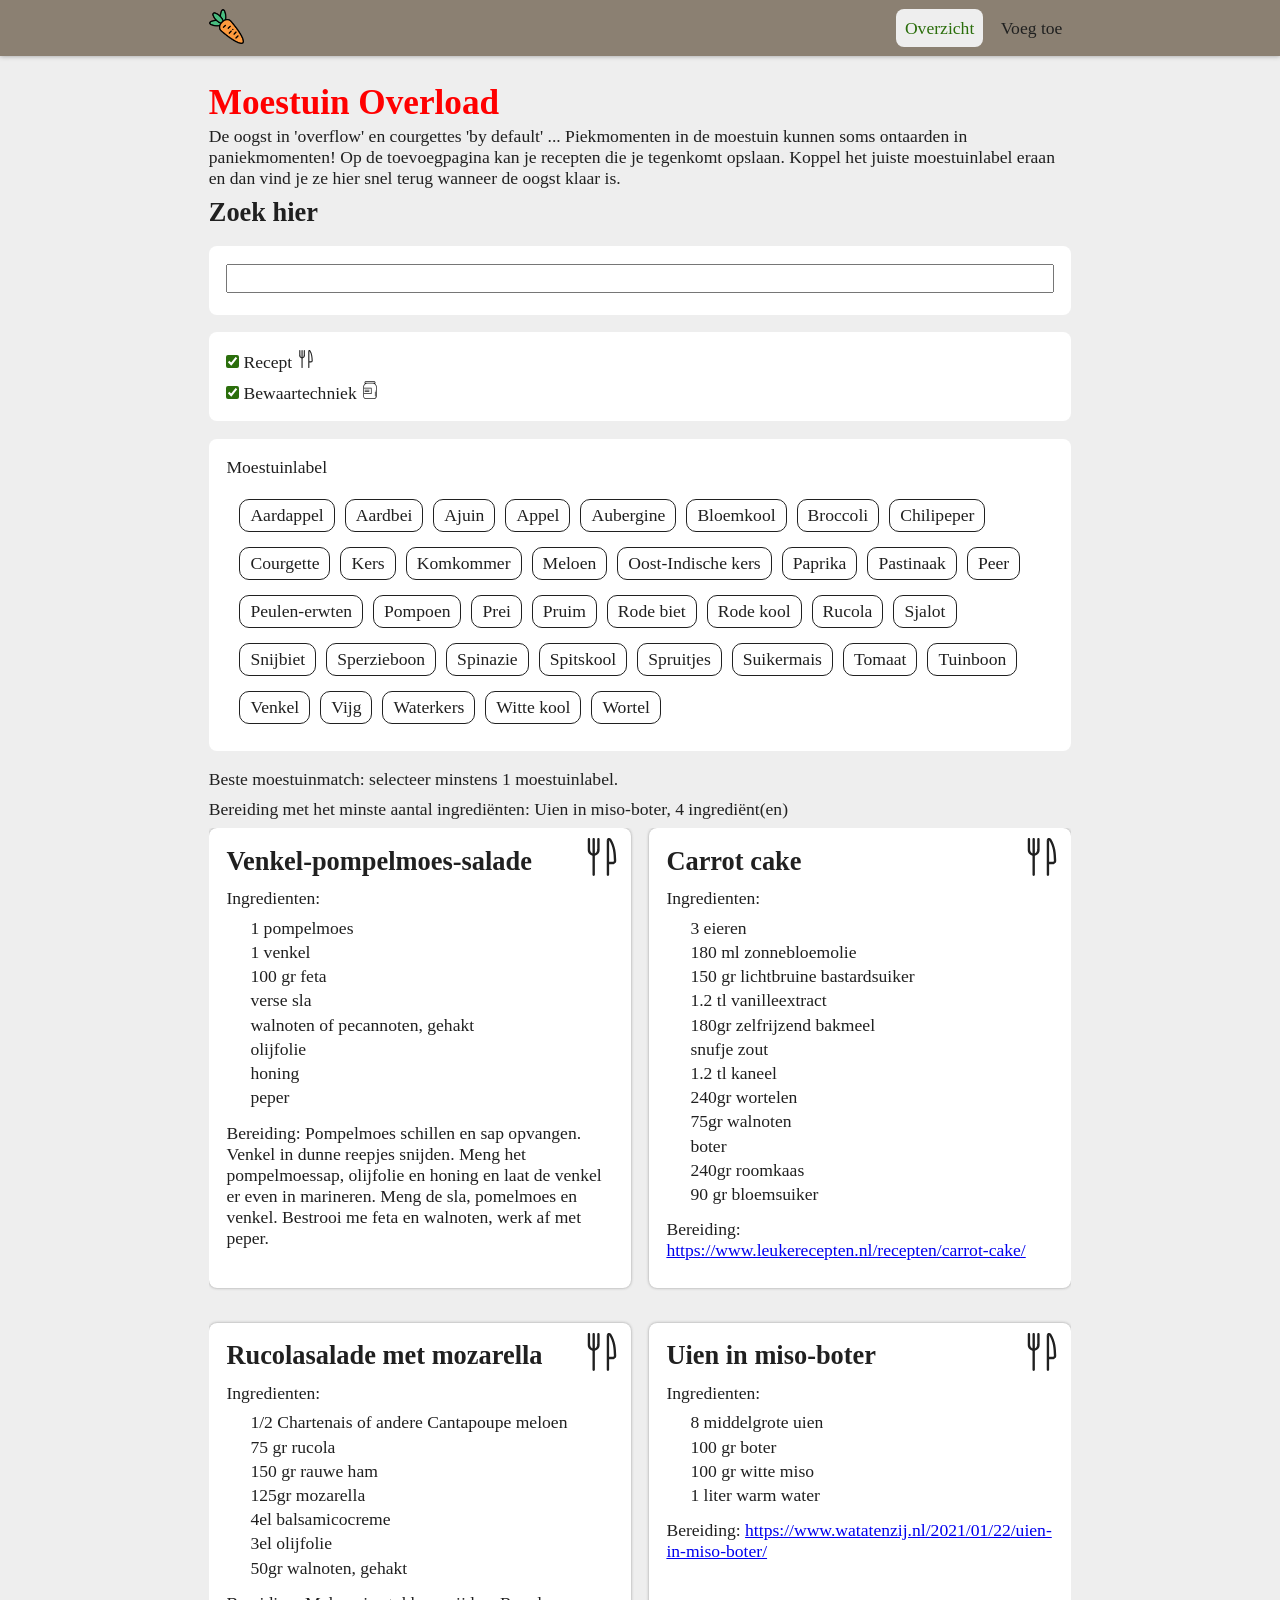
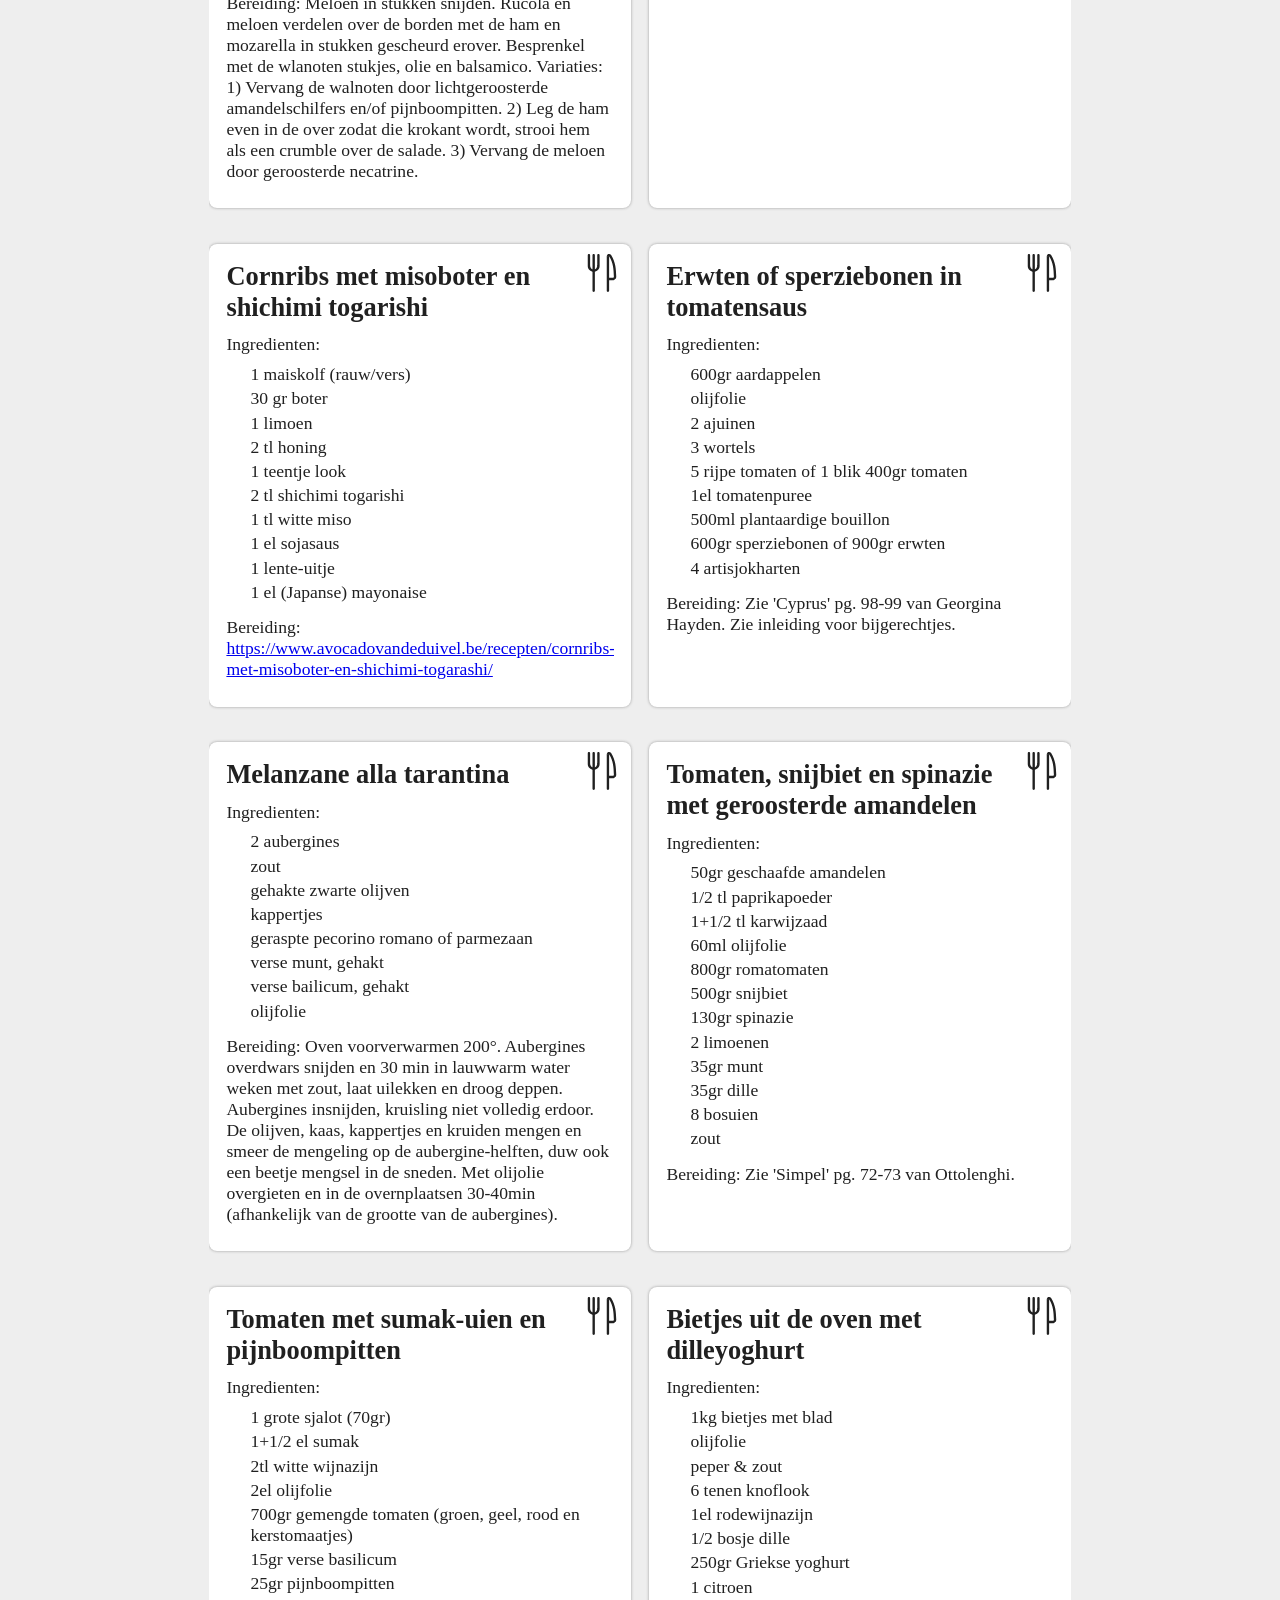
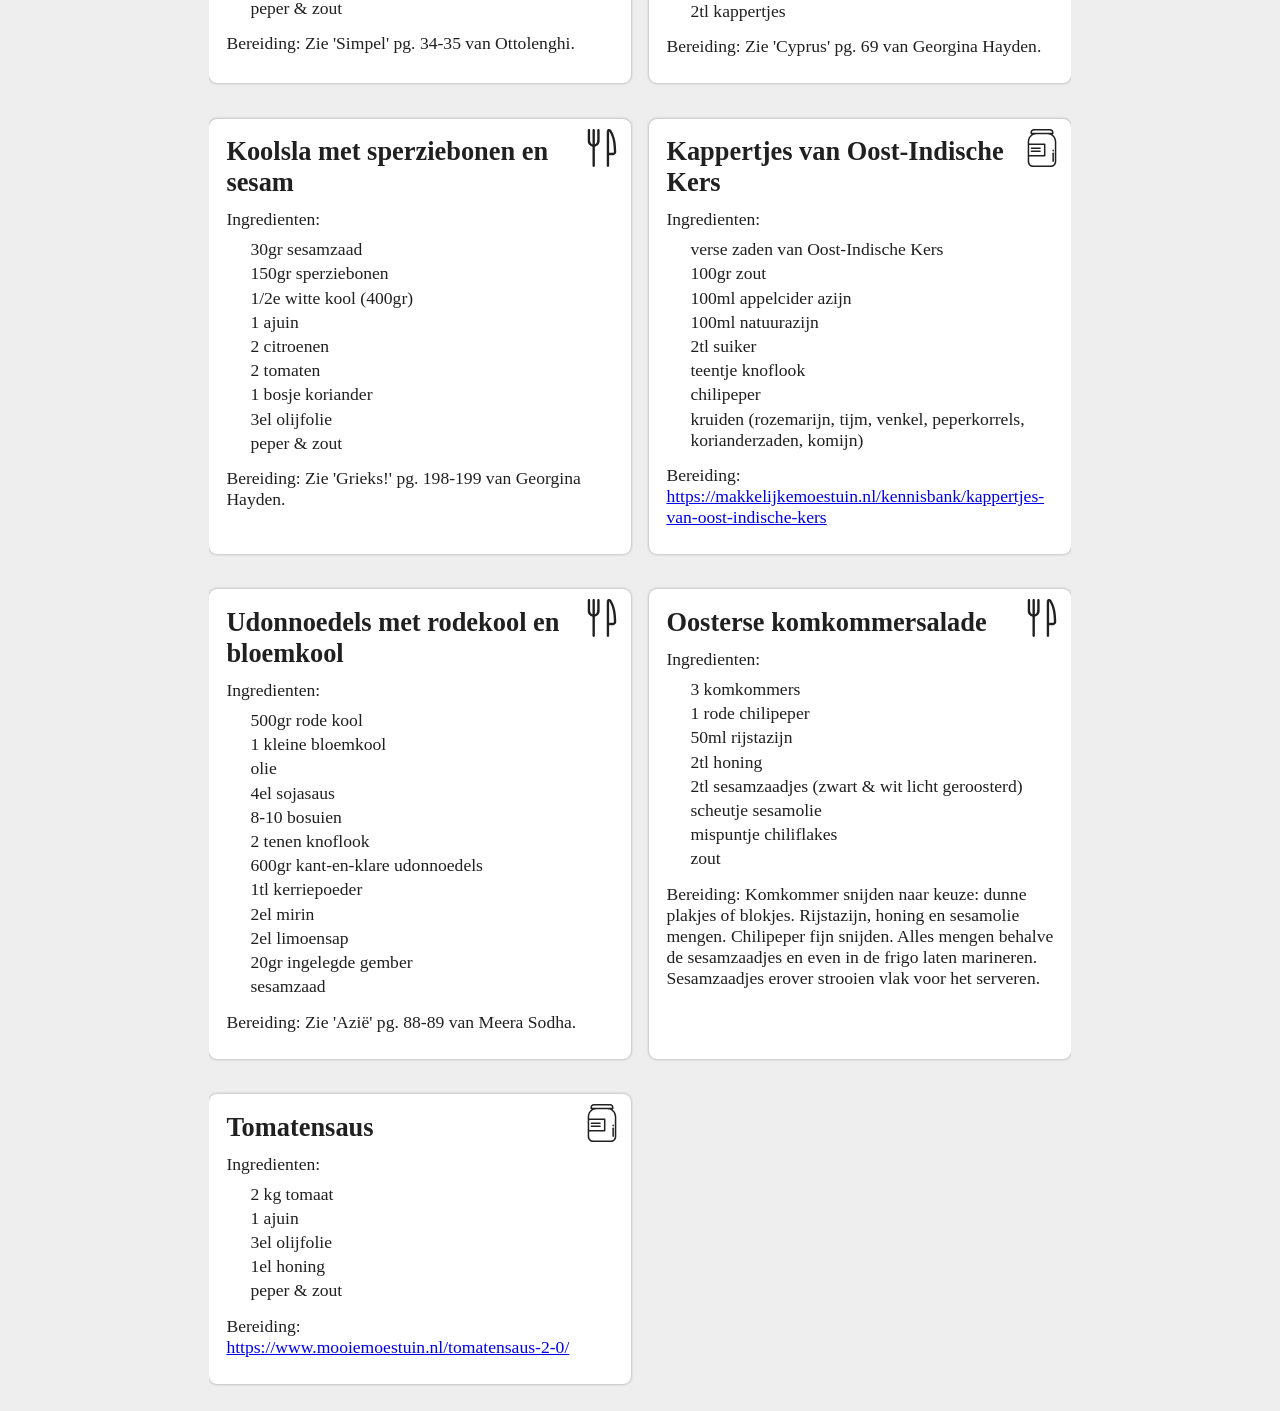
<file: index.html>
<!DOCTYPE html>
<html lang="nl">
<head>
    <meta charset="UTF-8">
    <meta name="viewport" content="width=device-width, initial-scale=1.0">
    <title>MoestuinOverload</title>
    <link rel="icon" type="image/x-icon" href="/img/carrot.png">
    <link rel="preconnect" href="https://fonts.googleapis.com">
    <link rel="preconnect" href="https://fonts.gstatic.com" crossorigin>
    <link href="https://fonts.googleapis.com/css2?family=Carlito&family=Fira+Sans+Condensed:wght@700&family=Noto+Serif:ital,wght@0,100..900;1,100..900&family=SN+Pro:ital,wght@0,200..900;1,200..900&display=swap" rel="stylesheet">

    <link rel="stylesheet" href="stijl.css">

    <script src="script.js" type="module"></script>

</head>

<body>
<!-- Vectors and icons by <a href="https://www.svgrepo.com" target="_blank">SVG Repo</a> -->
<!-- <a href="https://www.flaticon.com/free-icons/carrot" title="carrot icons">Carrot icons created by Freepik - Flaticon</a> -->
    <header>
      <div class="wrapper">
       <img src="img/carrot.png" alt="wortel">
        <nav>
            <ul>
                <li class="hier"><a href="index.html">Overzicht</a></li>
                <li><a href="add.html">Voeg toe</a></li>
            </ul>
        </nav>

      </div>  
    </header>
    
    <div class="wrapper">
        <h1>Moestuin Overload</h1>
            <p>De oogst in 'overflow' en courgettes 'by default' ... Piekmomenten in de moestuin kunnen soms ontaarden in paniekmomenten! Op de toevoegpagina kan je recepten die je tegenkomt opslaan. Koppel het juiste moestuinlabel eraan en dan vind je ze hier snel terug wanneer de oogst klaar is.</p>

        <h2>Zoek hier</h2>
        <form class="zoektekst">
            <input type="text">
        </form>

        <form class="technieken">
            <label class="recepten"><input type="checkbox" name="techniek" value="recept" checked>Recept <img src="img/bestek.svg" alt="bestek"></label>
            <label class="bewaar"><input type="checkbox" name="techniek" value="bewaartechniek" checked>Bewaartechniek <img src="img/conserve.svg" alt="conserve"></label>
        </form>

        <form class="labels">
        <p>Moestuinlabel</p>
            <div class="moestuingroenten">
               <label class="moestuinlabel">
                    <input type="checkbox" name="labels" value="aardappel">
                    <span>Aardappel</span>
                </label>
                <label class="moestuinlabel">
                    <input type="checkbox" name="labels" value="aardbei">
                    <span>Aardbei</span>
                </label>
                <label class="moestuinlabel">
                    <input type="checkbox" name="labels" value="ajuin">
                    <span>Ajuin</span>
                </label>
                <label class="moestuinlabel">
                    <input type="checkbox" name="labels" value="appel">
                    <span>Appel</span>
                </label>
                <label class="moestuinlabel">
                    <input type="checkbox" name="labels" value="aubergine">
                    <span>Aubergine</span>
                </label>
                <label class="moestuinlabel">
                    <input type="checkbox" name="labels" value="bloemkool">
                    <span>Bloemkool</span>
                </label>
                <label class="moestuinlabel">
                    <input type="checkbox" name="labels" value="broccoli">
                    <span>Broccoli</span>
                </label>
                <label class="moestuinlabel">
                    <input type="checkbox" name="labels" value="chilipeper">
                    <span>Chilipeper</span>
                </label>
                <label class="moestuinlabel">
                    <input type="checkbox" name="labels" value="courgette">
                    <span>Courgette</span>
                </label>
                <label class="moestuinlabel">
                    <input type="checkbox" name="labels" value="kers">
                    <span>Kers</span>
                </label>
                <label class="moestuinlabel">
                    <input type="checkbox" name="labels" value="komkommer">
                    <span>Komkommer</span>
                </label>
                <label class="moestuinlabel">
                    <input type="checkbox" name="labels" value="meloen">
                    <span>Meloen</span>
                </label>
                <label class="moestuinlabel">
                    <input type="checkbox" name="labels" value="oost-indische-kers">
                    <span>Oost-Indische kers</span>
                </label>
                <label class="moestuinlabel">
                    <input type="checkbox" name="labels" value="paprika">
                    <span>Paprika</span>
                </label>
                <label class="moestuinlabel">
                    <input type="checkbox" name="labels" value="pastinaak">
                    <span>Pastinaak</span>
                </label>
                <label class="moestuinlabel">
                    <input type="checkbox" name="labels" value="peer">
                    <span>Peer</span>
                </label>
                <label class="moestuinlabel">
                    <input type="checkbox" name="labels" value="peulen">
                    <span>Peulen-erwten</span>
                </label>
                <label class="moestuinlabel">
                    <input type="checkbox" name="labels" value="pompoen">
                    <span>Pompoen</span>
                </label>
                <label class="moestuinlabel">
                    <input type="checkbox" name="labels" value="prei">
                    <span>Prei</span>
                </label>
                <label class="moestuinlabel">
                    <input type="checkbox" name="labels" value="pruim">
                    <span>Pruim</span>
                </label>
                <label class="moestuinlabel">
                    <input type="checkbox" name="labels" value="rodebiet">
                    <span>Rode biet</span>
                </label>
                <label class="moestuinlabel">
                    <input type="checkbox" name="labels" value="rodekool">
                    <span>Rode kool</span>
                </label>
                <label class="moestuinlabel">
                    <input type="checkbox" name="labels" value="rucola">
                    <span>Rucola</span>
                </label>
                <label class="moestuinlabel">
                    <input type="checkbox" name="labels" value="sjalot">
                    <span>Sjalot</span>
                </label>
                <label class="moestuinlabel">
                    <input type="checkbox" name="labels" value="snijbiet">
                    <span>Snijbiet</span>
                </label>
                <label class="moestuinlabel">
                    <input type="checkbox" name="labels" value="sperzieboon">
                    <span>Sperzieboon</span>
                </label>
                <label class="moestuinlabel">
                    <input type="checkbox" name="labels" value="spinazie">
                    <span>Spinazie</span>
                </label>
                <label class="moestuinlabel">
                    <input type="checkbox" name="labels" value="spitskool">
                    <span>Spitskool</span>
                </label>
                 <label class="moestuinlabel">
                    <input type="checkbox" name="labels" value="spruitjes">
                    <span>Spruitjes</span>   
                </label>
                <label class="moestuinlabel">
                    <input type="checkbox" name="labels" value="suikermais">
                    <span>Suikermais</span>   
                </label>
                <label class="moestuinlabel">
                    <input type="checkbox" name="labels" value="tomaat">
                    <span>Tomaat</span>
                </label>
                <label class="moestuinlabel">
                    <input type="checkbox" name="labels" value="tuinboon">
                    <span>Tuinboon</span>
                </label>
                <label class="moestuinlabel">
                    <input type="checkbox" name="labels" value="venkel">
                    <span>Venkel</span>
                </label>
                <label class="moestuinlabel">
                    <input type="checkbox" name="labels" value="vijg">
                    <span>Vijg</span>
                </label>
                <label class="moestuinlabel">
                    <input type="checkbox" name="labels" value="waterkers">
                    <span>Waterkers</span>
                </label>
                <label class="moestuinlabel">
                    <input type="checkbox" name="labels" value="wittekool">
                    <span>Witte kool</span>
                </label>
                <label class="moestuinlabel">
                    <input type="checkbox" name="labels" value="wortel">
                    <span>Wortel</span>
                </label>
            
            </div>
            </form>

            <p id="moestuinmatch"></p>
            <p id="aantalingredienten"></p>

       
        <section class="bereidingen"></section>
       <!--  <article id="inkopen"></article> -->
    </div>

    
</body>
</html>
</file>
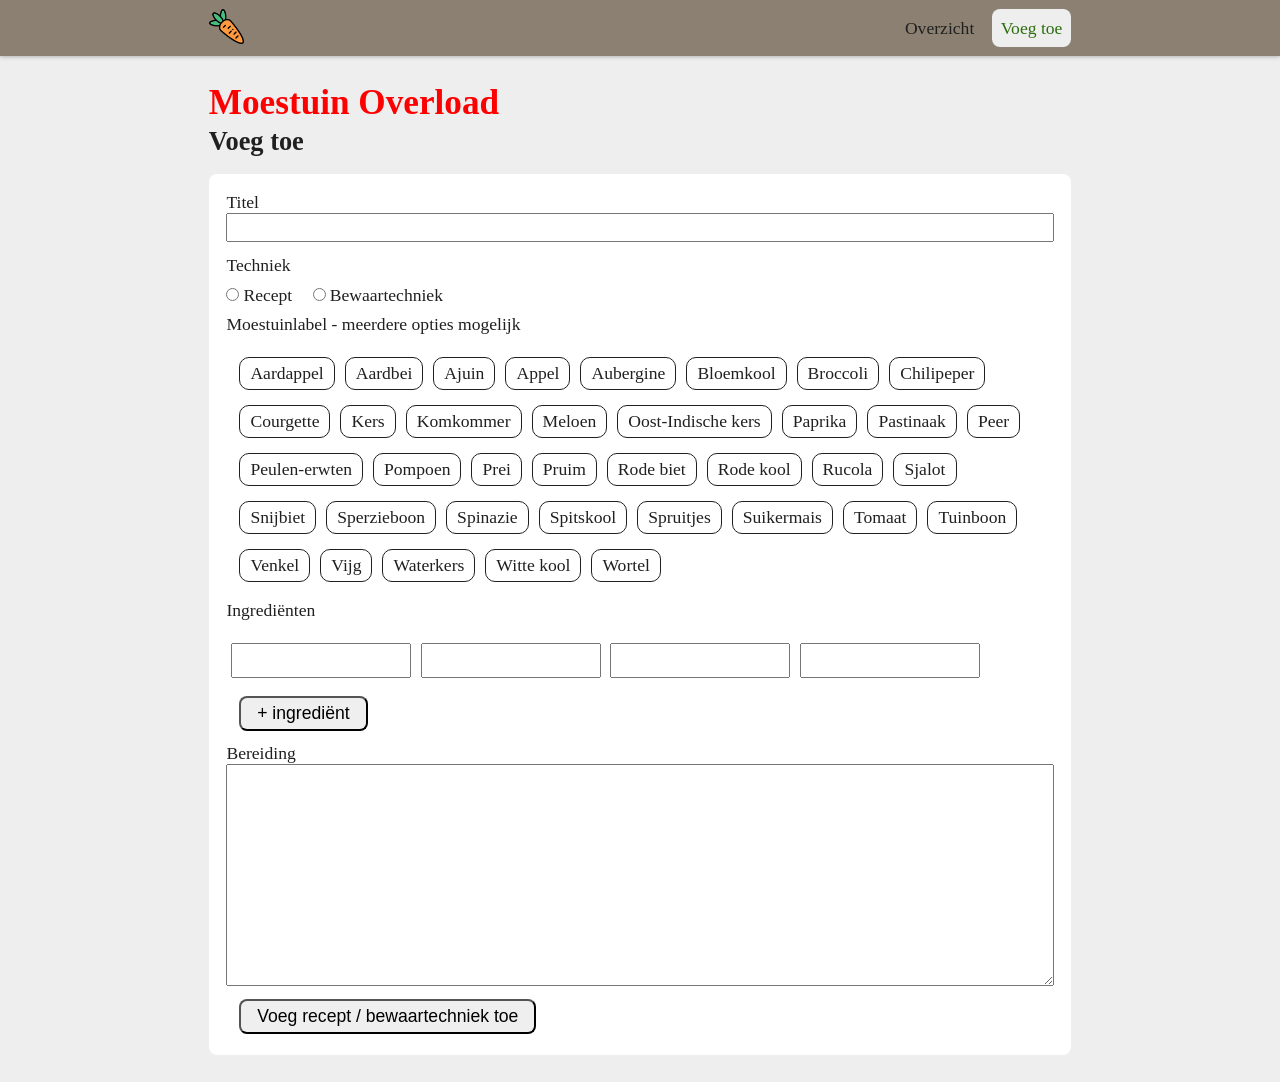
<file: add.html>
<!DOCTYPE html>
<html lang="nl">
<head>
    <meta charset="UTF-8">
    <meta name="viewport" content="width=device-width, initial-scale=1.0">
    <title>MoestuinOverload</title>
    <link rel="icon" type="image/x-icon" href="/img/carrot.png">
    <link rel="preconnect" href="https://fonts.googleapis.com">
    <link rel="preconnect" href="https://fonts.gstatic.com" crossorigin>
    <link href="https://fonts.googleapis.com/css2?family=Carlito&family=Fira+Sans+Condensed:wght@700&family=Noto+Serif:ital,wght@0,100..900;1,100..900&family=SN+Pro:ital,wght@0,200..900;1,200..900&display=swap" rel="stylesheet">

    <link rel="stylesheet" href="stijl.css">

    <script src="add.js" type="module"></script>


</head>

<body>

    <header>
      <div class="wrapper">
      <img src="img/carrot.png" alt="wortel">
        <nav>
            <ul>
                <li><a href="index.html">Overzicht</a></li>
                <li class="hier"><a href="add.html">Voeg toe</a></li>
            </ul>
        </nav>

      </div>  
    </header>
    
    <div class="wrapper">
        <h1>Moestuin Overload</h1>
        <h2>Voeg toe</h2>
        <form class="add">
            <label for="titel">Titel</label>
            <input type="text" id="titel">
            <p>Techniek</p>
            <div class="technieklabel">
                <label for="techniekrecept"><input type="radio" name="techniek" id="techniekrecept" class="techniek" value="recept">Recept</label>
                <label for="techiekbewaar"><input type="radio" name="techniek" id="techiekbewaar" class="techniek" value="bewaartechniek">Bewaartechniek</label>
            </div>
            <p>Moestuinlabel - meerdere opties mogelijk</p>
            <div class="moestuingroenten">
               <label class="moestuinlabel">
                    <input type="checkbox" name="labels" value="aardappel">
                    <span>Aardappel</span>
                </label>
                <label class="moestuinlabel">
                    <input type="checkbox" name="labels" value="aardbei">
                    <span>Aardbei</span>
                </label>
                <label class="moestuinlabel">
                    <input type="checkbox" name="labels" value="ajuin">
                    <span>Ajuin</span>
                </label>
                <label class="moestuinlabel">
                    <input type="checkbox" name="labels" value="appel">
                    <span>Appel</span>
                </label>
                <label class="moestuinlabel">
                    <input type="checkbox" name="labels" value="aubergine">
                    <span>Aubergine</span>
                </label>
                <label class="moestuinlabel">
                    <input type="checkbox" name="labels" value="bloemkool">
                    <span>Bloemkool</span>
                </label>
                <label class="moestuinlabel">
                    <input type="checkbox" name="labels" value="broccoli">
                    <span>Broccoli</span>
                </label>
                <label class="moestuinlabel">
                    <input type="checkbox" name="labels" value="chilipeper">
                    <span>Chilipeper</span>
                </label>
                <label class="moestuinlabel">
                    <input type="checkbox" name="labels" value="courgette">
                    <span>Courgette</span>
                </label>
                <label class="moestuinlabel">
                    <input type="checkbox" name="labels" value="kers">
                    <span>Kers</span>
                </label>
                <label class="moestuinlabel">
                    <input type="checkbox" name="labels" value="komkommer">
                    <span>Komkommer</span>
                </label>
                <label class="moestuinlabel">
                    <input type="checkbox" name="labels" value="meloen">
                    <span>Meloen</span>
                </label>
                <label class="moestuinlabel">
                    <input type="checkbox" name="labels" value="oost-indische-kers">
                    <span>Oost-Indische kers</span>
                </label>
                <label class="moestuinlabel">
                    <input type="checkbox" name="labels" value="paprika">
                    <span>Paprika</span>
                </label>
                <label class="moestuinlabel">
                    <input type="checkbox" name="labels" value="pastinaak">
                    <span>Pastinaak</span>
                </label>
                <label class="moestuinlabel">
                    <input type="checkbox" name="labels" value="peer">
                    <span>Peer</span>
                </label>
                <label class="moestuinlabel">
                    <input type="checkbox" name="labels" value="peulen">
                    <span>Peulen-erwten</span>
                </label>
                <label class="moestuinlabel">
                    <input type="checkbox" name="labels" value="pompoen">
                    <span>Pompoen</span>
                </label>
                <label class="moestuinlabel">
                    <input type="checkbox" name="labels" value="prei">
                    <span>Prei</span>
                </label>
                <label class="moestuinlabel">
                    <input type="checkbox" name="labels" value="pruim">
                    <span>Pruim</span>
                </label>
                <label class="moestuinlabel">
                    <input type="checkbox" name="labels" value="rodebiet">
                    <span>Rode biet</span>
                </label>
                <label class="moestuinlabel">
                    <input type="checkbox" name="labels" value="rodekool">
                    <span>Rode kool</span>
                </label>
                <label class="moestuinlabel">
                    <input type="checkbox" name="labels" value="rucola">
                    <span>Rucola</span>
                </label>
                <label class="moestuinlabel">
                    <input type="checkbox" name="labels" value="sjalot">
                    <span>Sjalot</span>
                </label>
                <label class="moestuinlabel">
                    <input type="checkbox" name="labels" value="snijbiet">
                    <span>Snijbiet</span>
                </label>
                <label class="moestuinlabel">
                    <input type="checkbox" name="labels" value="sperzieboon">
                    <span>Sperzieboon</span>
                </label>
                <label class="moestuinlabel">
                    <input type="checkbox" name="labels" value="spinazie">
                    <span>Spinazie</span>
                </label>
                <label class="moestuinlabel">
                    <input type="checkbox" name="labels" value="spitskool">
                    <span>Spitskool</span>
                </label>
                 <label class="moestuinlabel">
                    <input type="checkbox" name="labels" value="spruitjes">
                    <span>Spruitjes</span>   
                </label>
                <label class="moestuinlabel">
                    <input type="checkbox" name="labels" value="suikermais">
                    <span>Suikermais</span>   
                </label>
                <label class="moestuinlabel">
                    <input type="checkbox" name="labels" value="tomaat">
                    <span>Tomaat</span>
                </label>
                <label class="moestuinlabel">
                    <input type="checkbox" name="labels" value="tuinboon">
                    <span>Tuinboon</span>
                </label>
                <label class="moestuinlabel">
                    <input type="checkbox" name="labels" value="venkel">
                    <span>Venkel</span>
                </label>
                <label class="moestuinlabel">
                    <input type="checkbox" name="labels" value="vijg">
                    <span>Vijg</span>
                </label>
                <label class="moestuinlabel">
                    <input type="checkbox" name="labels" value="waterkers">
                    <span>Waterkers</span>
                </label>
                <label class="moestuinlabel">
                    <input type="checkbox" name="labels" value="wittekool">
                    <span>Witte kool</span>
                </label>
                <label class="moestuinlabel">
                    <input type="checkbox" name="labels" value="wortel">
                    <span>Wortel</span>
                </label>
            
            </div>

            <p>Ingrediënten<p>
            <div id="lijstingredienten">
            <input type="text" name="ingredient" class="ingredienten">
            <input type="text" name="ingredient" class="ingredienten">
            <input type="text" name="ingredient" class="ingredienten">
            <input type="text" name="ingredient" class="ingredienten">
            </div>
            <button type="button" id="voegingrtoe">+ ingrediënt</button>

            <label for="bereiding">Bereiding</label>
            <textarea name="bereiding" rows="10" id="bereiding"></textarea>
            <input type="submit" value="Voeg recept / bewaartechniek toe">
        </form>
        <div id="feedback"></div>

    </div>
</body>
</html>
</file>
<file: stijl.css>
:root {
    --headerkleur: rgb(139, 128, 114);
    --tekstkleur: #202020;
    --kleuraccent1: rgb(241, 153, 12);
    --kleuraccent2: rgb(43, 110, 12);
    --afronding: 8px;
    --BGC:rgb(238, 238, 238);

}

*{
  margin: 0;
  padding: 0;
  box-sizing: border-box;
  overflow-x: hidden;
}

body{
    background-color: var(--BGC);
    color: var(--tekstkleur);
    font-family: 'SN Pro', serif;
    font-size: 1.1rem;
    overflow-x: hidden;
}

h1{
  margin-bottom: 3px;
  color: red;
}

p{
  margin-bottom: 0.5em;
}
article>p{
  margin-top: 0.7rem;
}

header {
  margin-bottom: 1em;
}

header,
footer {
  background-color: var(--headerkleur);
  box-shadow: 0 0 5px #999;
}

.wrapper {
  width: 100%;
  max-width: 50em;
  margin: 0px auto;
  padding: 0.5em;
}

header div.wrapper {
  display: flex;
  flex-direction: row;
  justify-content: space-between;
}

header img {
  width: 35px;
  height: 35px;
}

h2{
  margin-bottom: 0.7rem;
  margin-right: 40px; /* want width icoon is 38px plus 2px zodat geen overlap*/

}

nav ul {
  display: flex;
  gap: 0.5em;
  flex-direction: row;
  list-style-type: none;
  justify-content: end;
  
}

nav ul li a {
  display: block;
  padding: 0.5em;
  text-decoration: none;
  color: var(--tekstkleur);
  border-radius: var(--afronding);
  
}

nav ul li a:hover {
  color: var(--tekstkleur);
  background-color: var(--kleuraccent1);
}

nav li.hier a {
  background-color: var(--BGC);
  color: var(--kleuraccent2);
}

form{
  display: flex;
  flex-direction: column;
  margin-top: 1em;
  margin-bottom: 1em;
  background-color: #fff;
  padding: 1em 1em 0.5em 1em;  /* 0.5 voor bottom want elk inputfield heeft margin bottom*/
  border-radius: var(--afronding);
}

input{
  padding: 5px;
  margin-bottom: 1em;
}

input[type=checkbox], input[type=radio]{
  margin-right: 0.3em;
  margin-bottom: 1em;
  accent-color: var(--kleuraccent2);
  cursor: pointer;
}

.technieklabel label{
  margin-right: 1rem;
}

.bereidingen article{
  background-color: #fff;
  padding: 1em;
  border-radius: var(--afronding);
  margin-bottom: 1em;
  box-shadow: 0 0 3px #999;
  max-width
}

article{
  position: relative;
}

input[name=techniek]+img{
  max-height: 18px;
  max-height: 18px;
}

.recept::after,
.bewaartechniek::after{
  content: "";
  position: absolute;
  top: 10px;
  right: 10px;
  width: 38px;
  height: 38px;
  
 background-size:cover;   /* hoe wordt de afbeeelding geschaald binnen het pseudoelement, schaalt de afbeelding zo groot mogelijk binnen het element zonder vervorming. */
}
.bewaartechniek::after{
background-image: url("img/conserve.svg");
}
.recept::after{
  background-image: url("img/bestek.svg");
}

/*opmaak moestuinlabels*/

.moestuingroenten{
  display: flex;
  flex-wrap: wrap;
  gap: 10px;
  /* border: 1px solid black; */
  margin-bottom: 5px;
  accent-color: var(--kleuraccent2);
  padding: 5px;
  margin: 8px;
}

.moestuingroenten span{
  display: inline-block;               /* laten staan zodat label zich aanpast aan lengt woord*/
  border: solid 1px var(--tekstkleur);
  padding: 5px 10px;
  border-radius: 10px;
  transition: 0.2s;
  cursor: pointer;
}
/* .moestuingroenten span:hover,  */.moestuingroenten input:checked + span{
  background-color:var(--kleuraccent1);
}

.moestuingroenten input[type=checkbox]{
  display: none;
}


#lijstingredienten{
  display: flex;
  flex-wrap: wrap;
}

.ingredienten{
  margin: 0.3rem;
  width: 180px
}

section.bereidingen{
  display: grid;
  gap: 1em;
  grid-template-columns:  minmax(0, 1fr);
}

button#voegingrtoe, input[type=submit]{
  padding: 5px 1rem;
  font-size: 1.1rem;
  border-radius: var(--afronding);
  max-width: fit-content;
  margin: 0.8rem;
}

button#voegingrtoe:hover, input[type=submit]:hover{
  cursor: pointer;
}

#bereiding, .ingredienten{
 color: var(--tekstkleur);
  font-family: 'SN Pro', serif;
  font-size: 1.1rem;
  padding: 0.3rem;
}

.ingredientenlijst{
  padding-left: 1.5rem;
}

.ingredientenlijst li{
  margin-bottom: 0.2rem;;
}

p.succes{
  color: var(--kleuraccent2);
  border: 1px solid var(--kleuraccent2);
  padding: 5px;
  background-color: #fff;
}
p.fout{
  color: var(--kleuraccent1);
  border: 1px solid var(--kleuraccent1);
  padding: 5px;
  background-color: #fff;
}

.lijst{
  display: block;
}

@media(min-width: 776px) {
  section.bereidingen{
    grid-template-columns: minmax(0, 1fr) minmax(0, 1fr);
  }
  .moestuingroenten span:hover{
    background-color:var(--kleuraccent1);
  }
}
</file>
